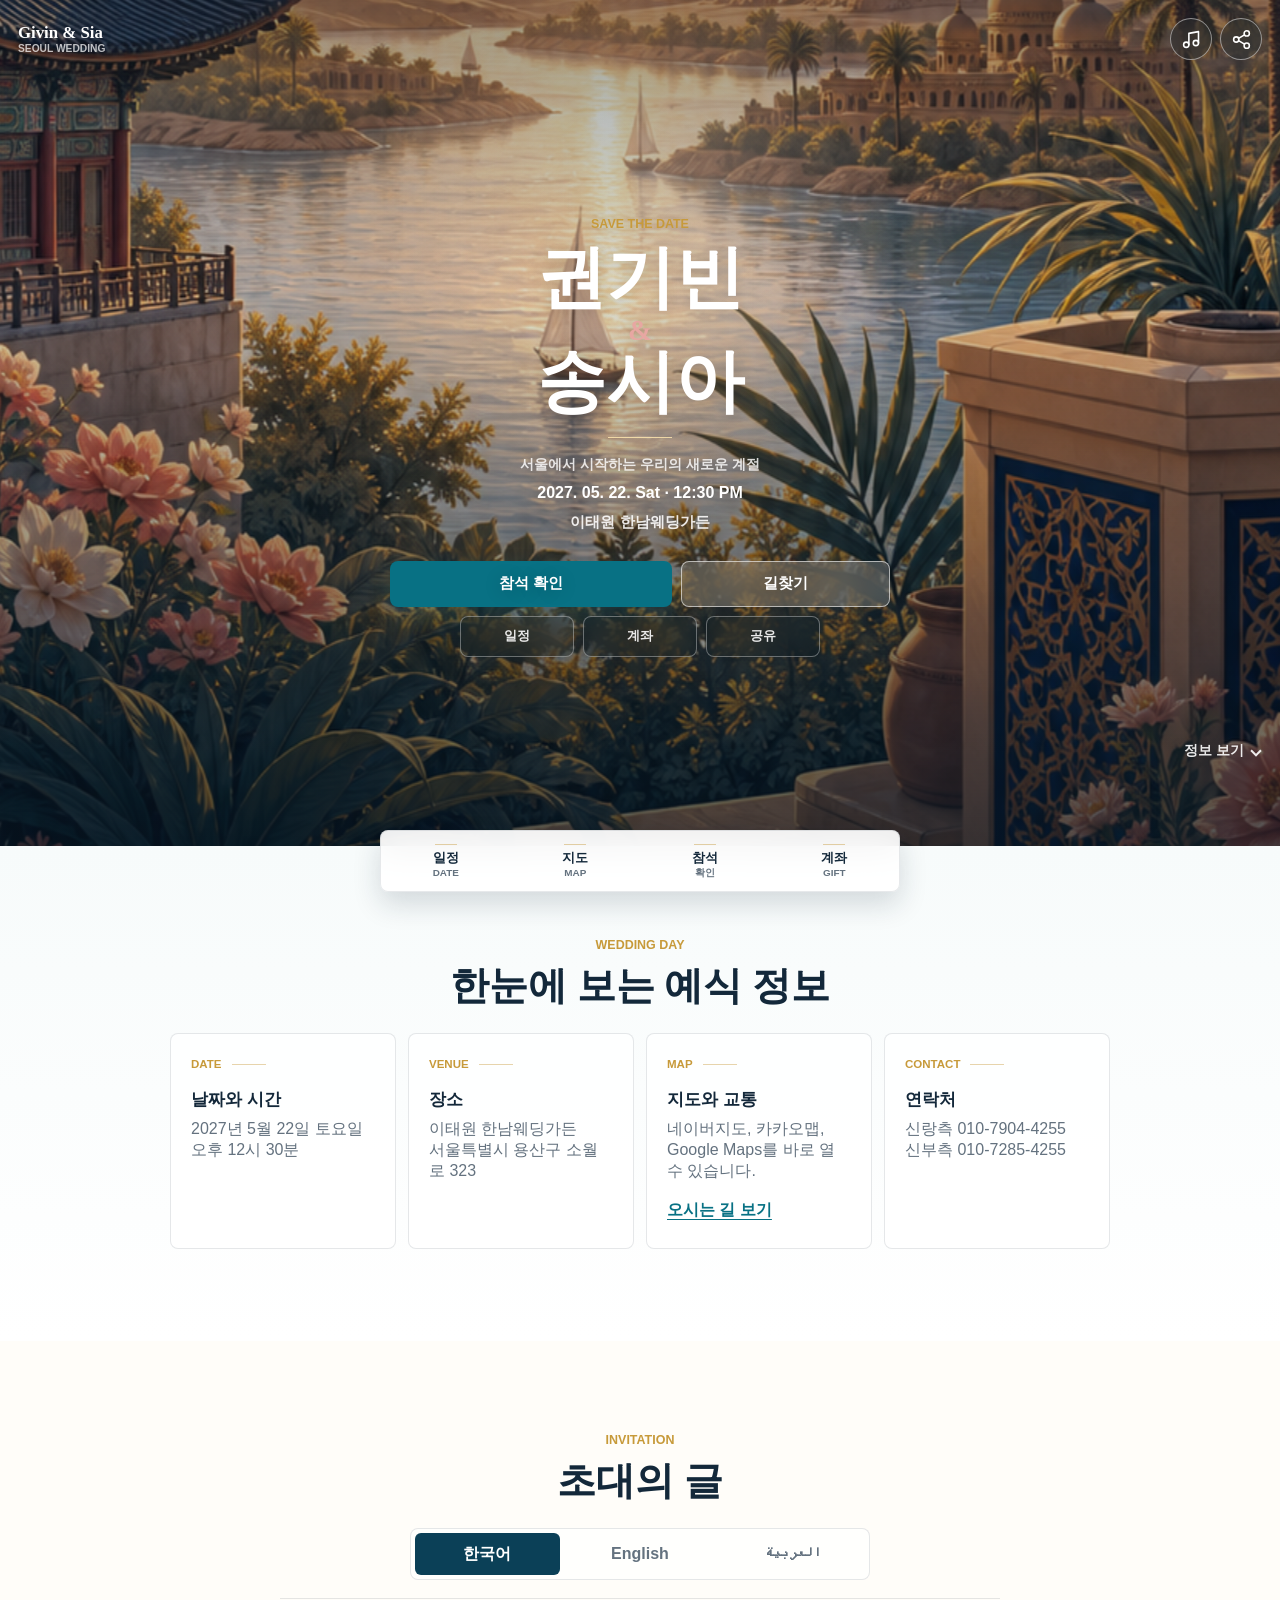
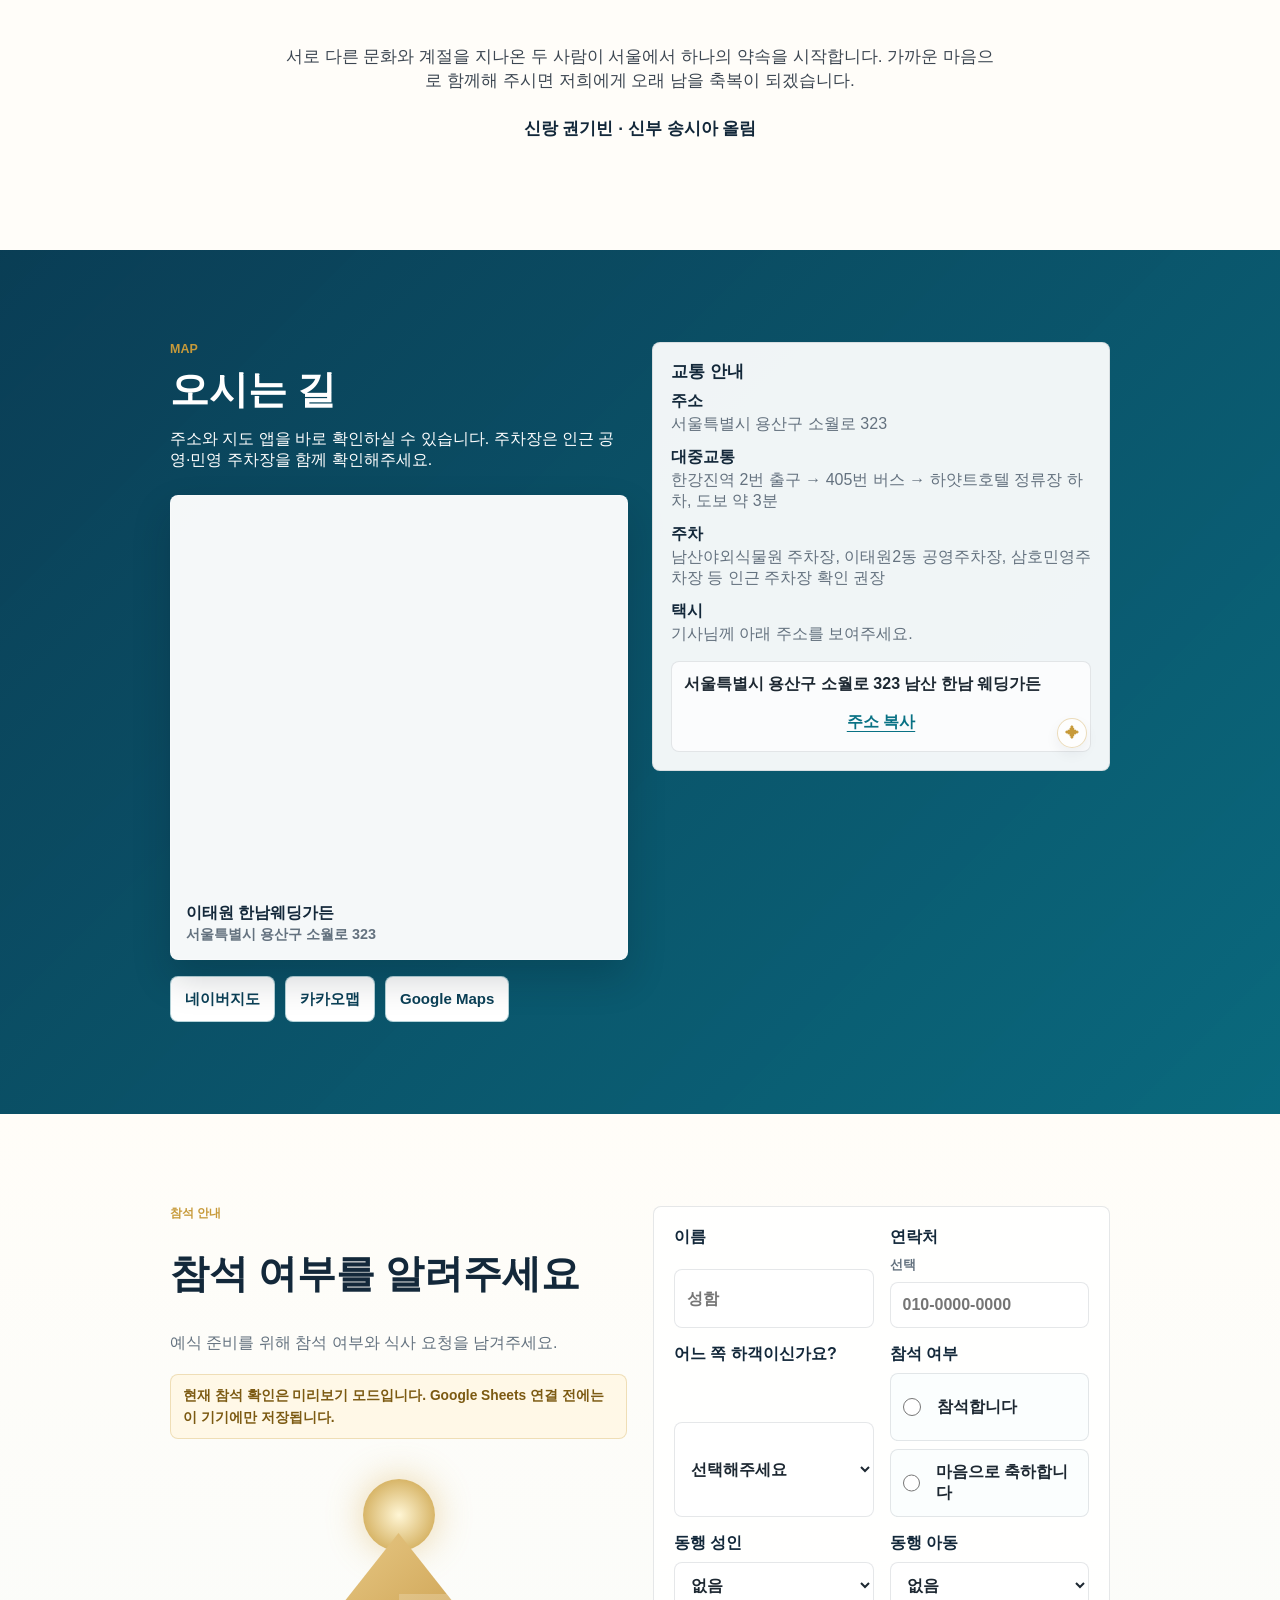
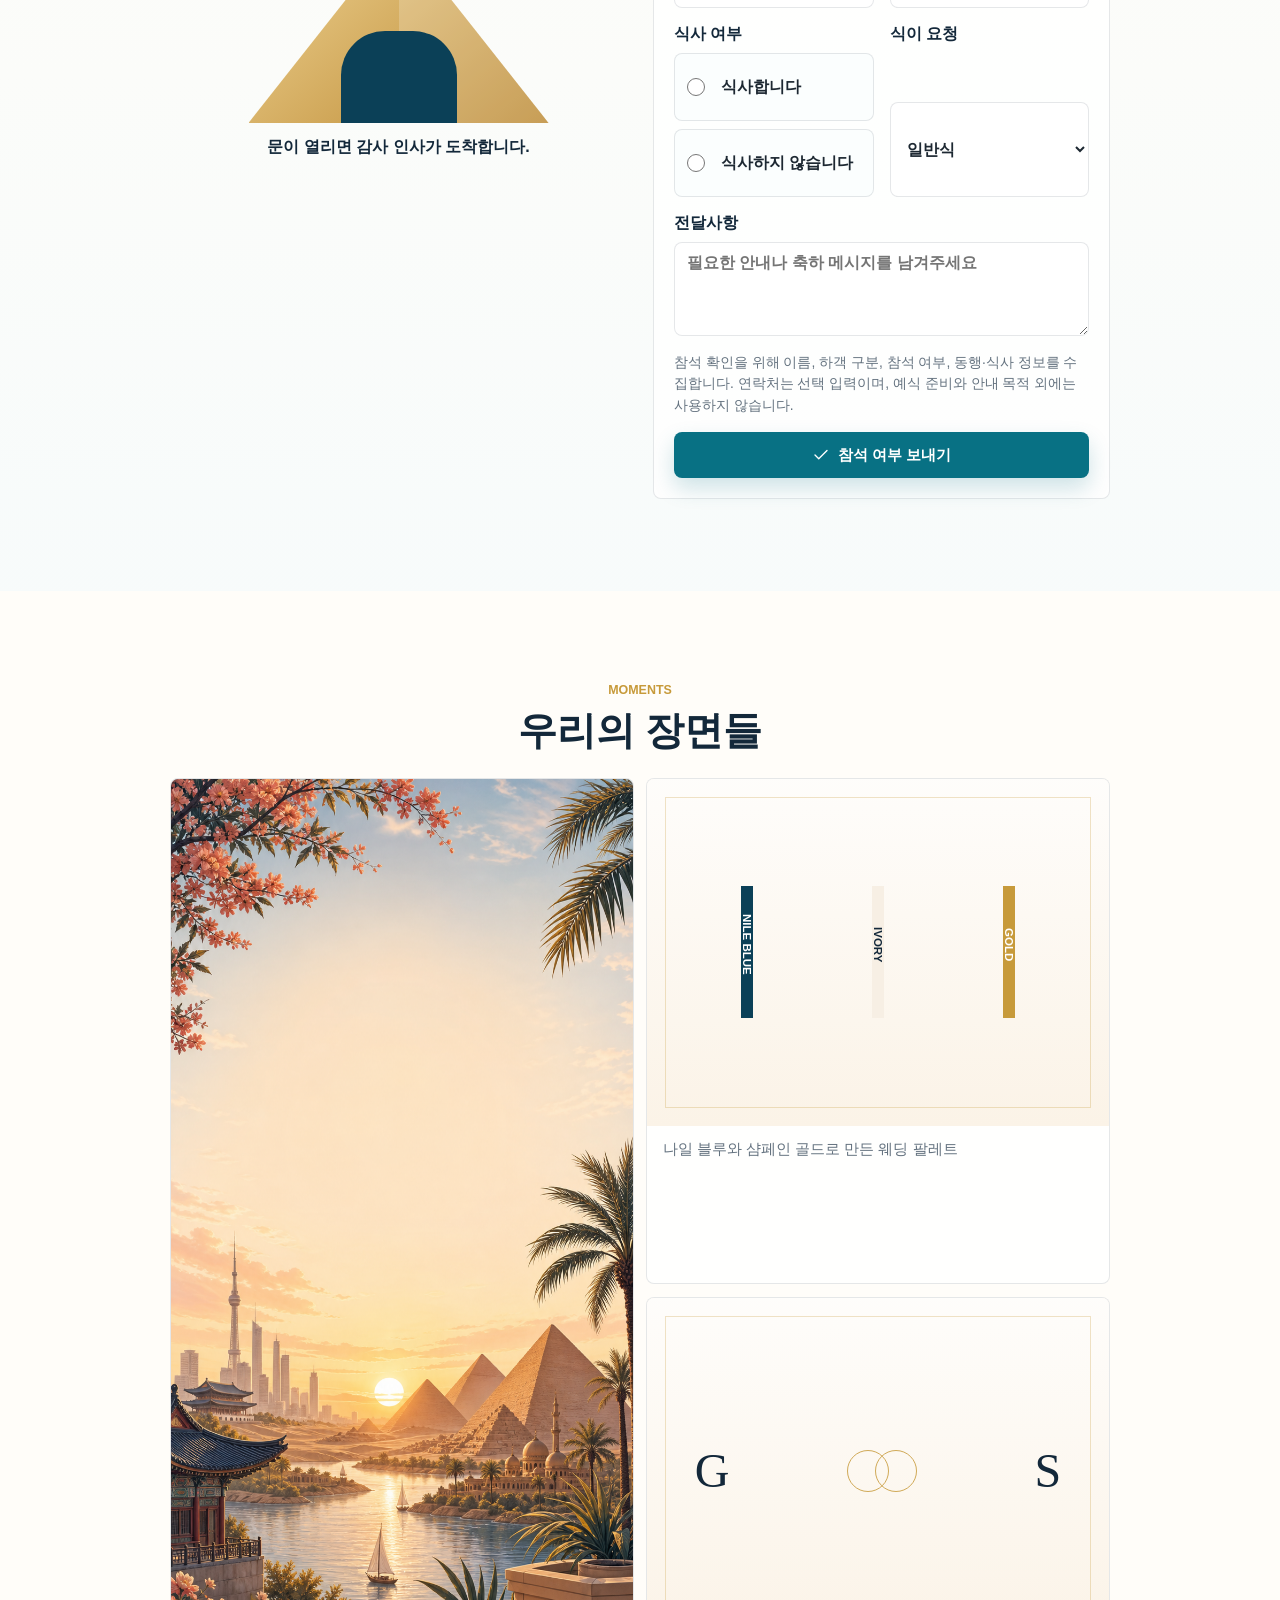
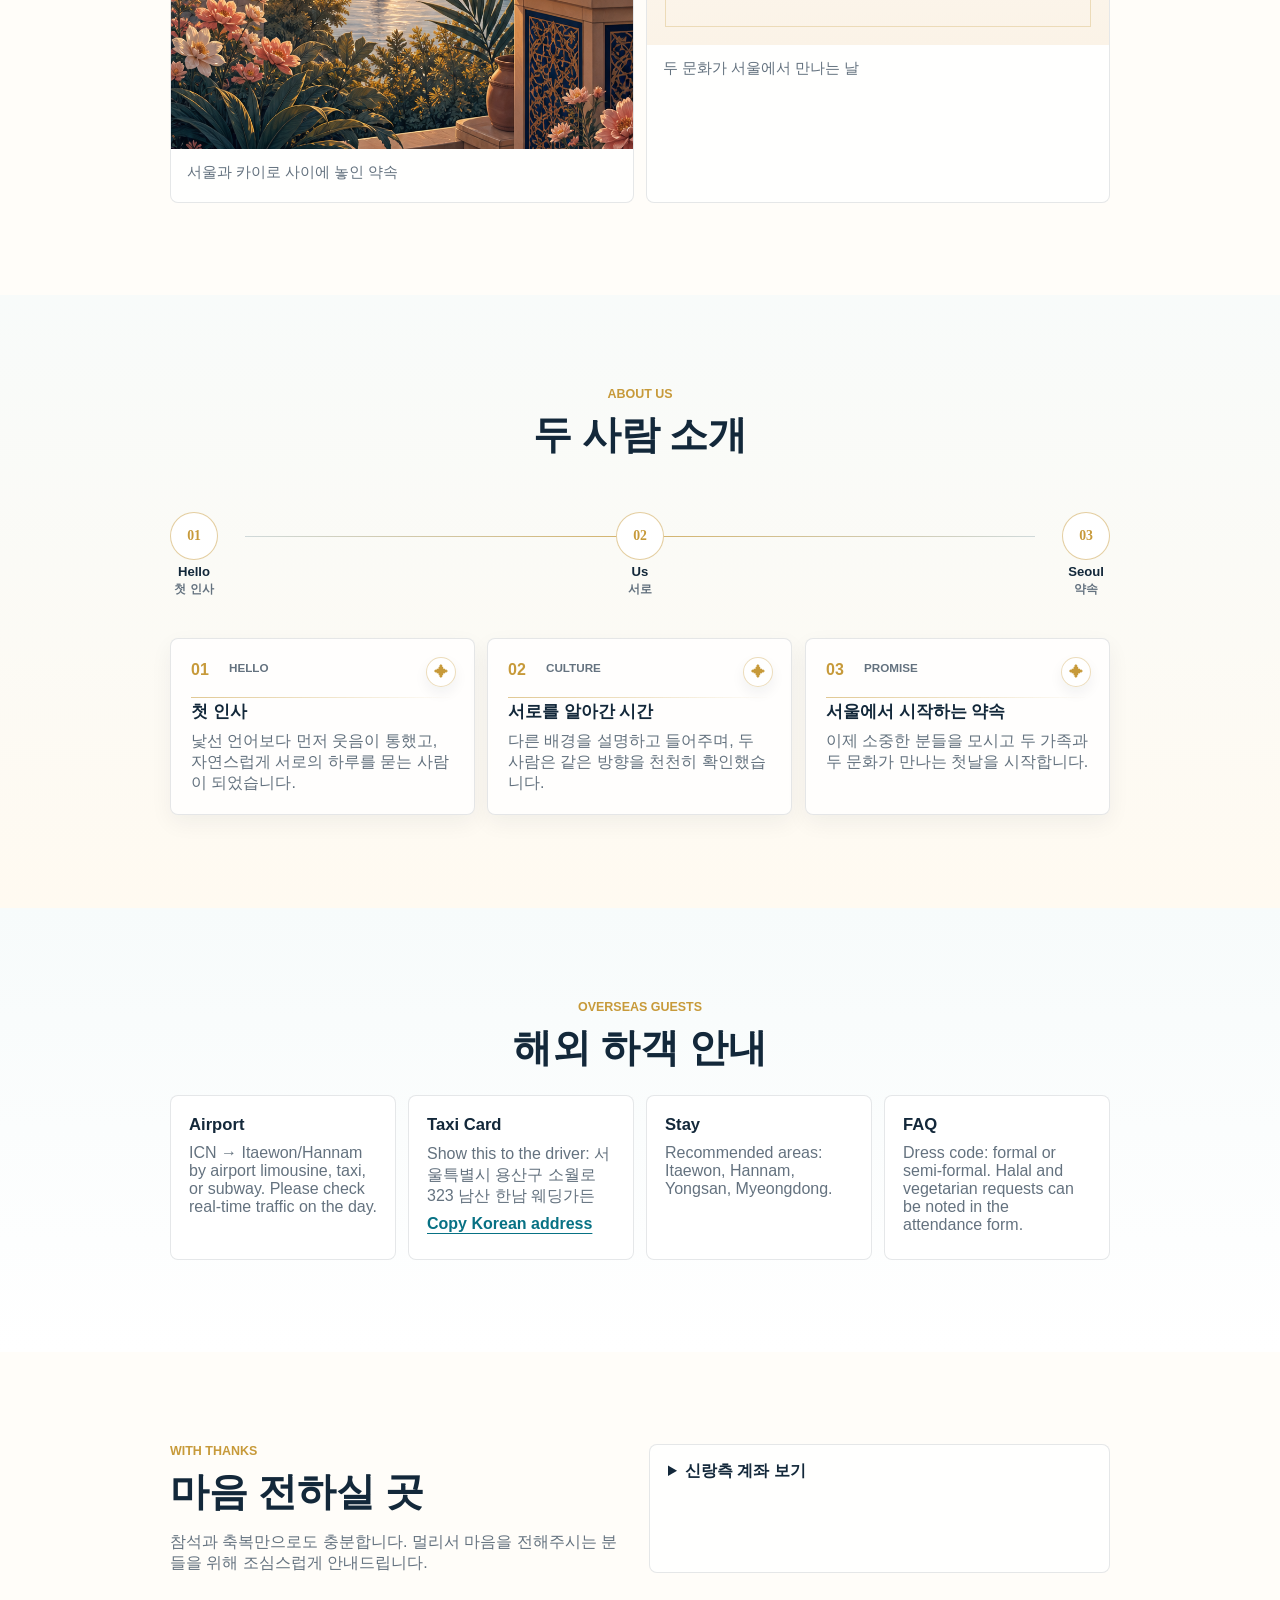
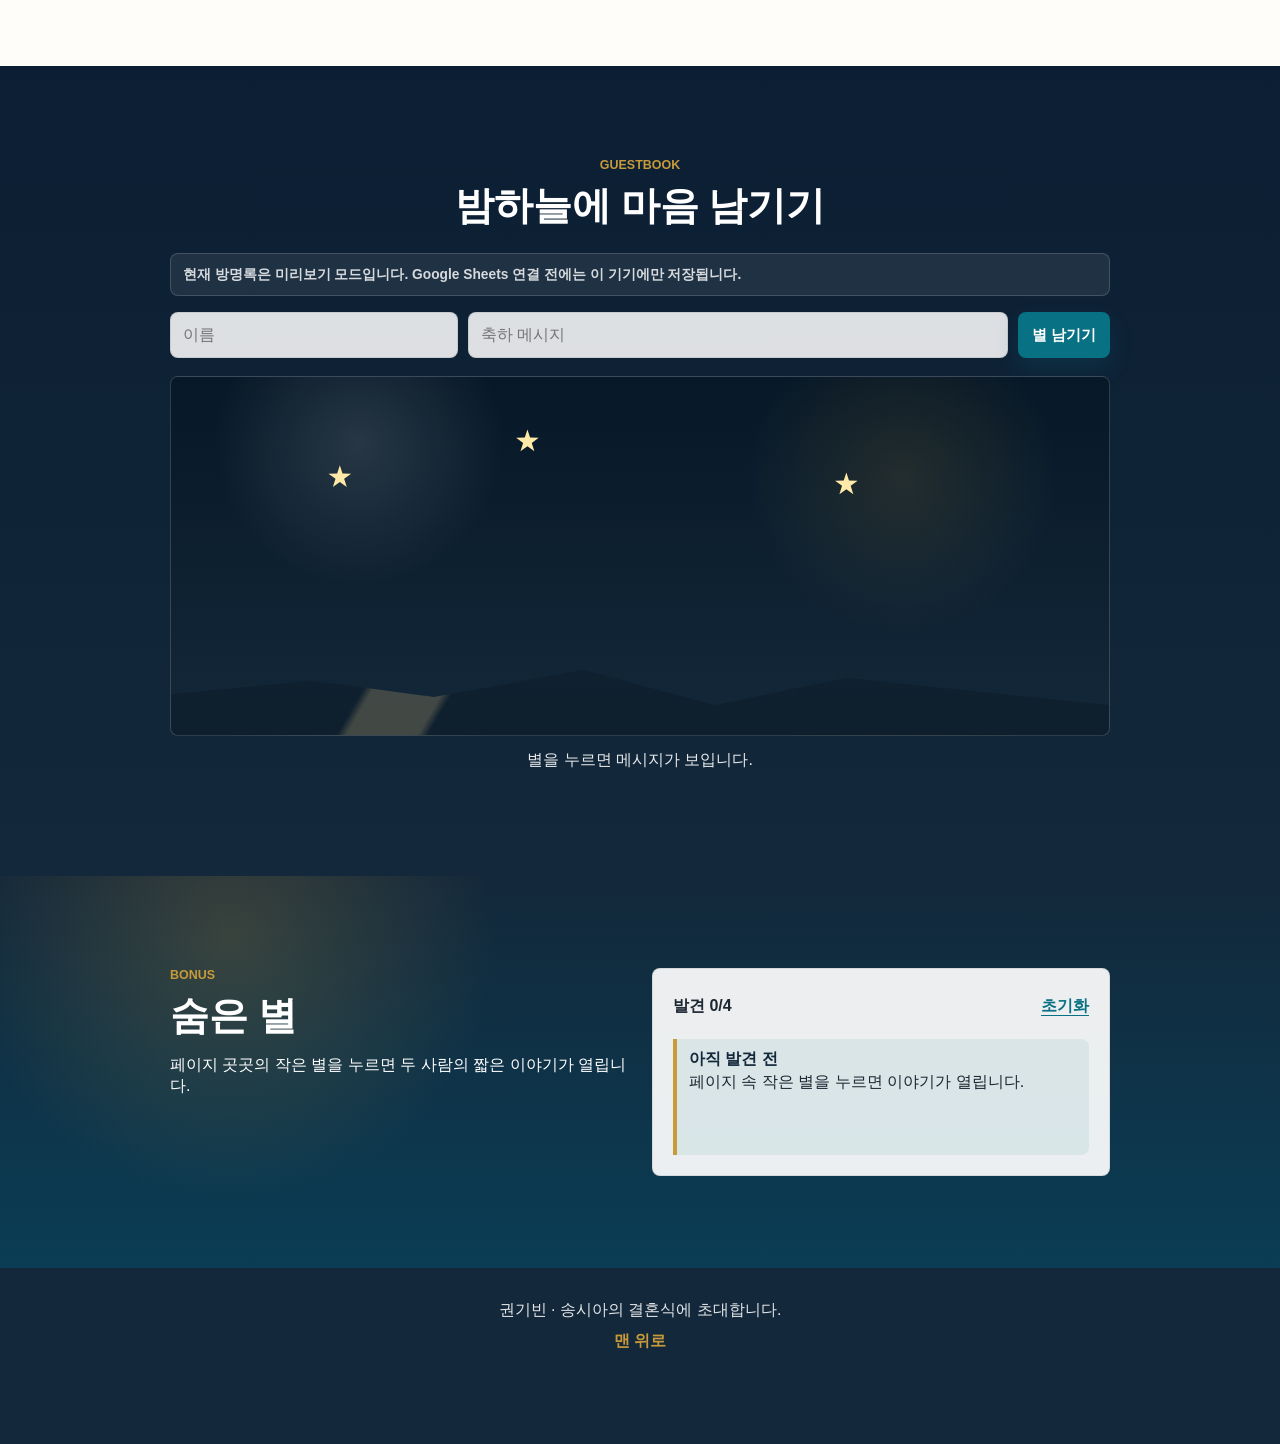
<file: index.html>
<!doctype html>
<html lang="ko">
  <head>
    <meta charset="utf-8" />
    <meta name="viewport" content="width=device-width, initial-scale=1" />
    <meta
      name="description"
      content="권기빈과 송시아의 결혼식 초대장. 2027년 5월 22일 토요일 12시 30분, 이태원 한남웨딩가든."
    />
    <meta property="og:type" content="website" />
    <meta property="og:title" content="권기빈 · 송시아 결혼합니다" />
    <meta property="og:description" content="2027.05.22 토요일 12:30 · 이태원 한남웨딩가든" />
    <meta property="og:url" content="https://givinkwon.github.io/seoul-cairo-wedding-invite/" />
    <meta property="og:image" content="https://givinkwon.github.io/seoul-cairo-wedding-invite/assets/hero-seoul-cairo.png" />
    <meta name="twitter:card" content="summary_large_image" />
    <meta name="twitter:title" content="권기빈 · 송시아 결혼합니다" />
    <meta name="twitter:description" content="2027.05.22 토요일 12:30 · 이태원 한남웨딩가든" />
    <meta name="twitter:image" content="https://givinkwon.github.io/seoul-cairo-wedding-invite/assets/hero-seoul-cairo.png" />
    <title>권기빈 · 송시아 모바일 청첩장</title>
    <link rel="canonical" href="https://givinkwon.github.io/seoul-cairo-wedding-invite/" />
    <link rel="preload" href="assets/hero-seoul-cairo.png" as="image" />
    <link rel="stylesheet" href="styles.css" />
  </head>
  <body>
    <div class="site-shell">
      <header class="hero" id="top">
        <img
          class="hero__image"
          src="assets/hero-seoul-cairo.png"
          alt=""
          fetchpriority="high"
        />
        <div class="hero__shade" aria-hidden="true"></div>

        <nav class="topbar" aria-label="상단 메뉴">
          <a class="brand-mark" href="#top" aria-label="처음으로">
            <span>Givin &amp; Sia</span>
            <small>Seoul Wedding</small>
          </a>
          <div class="topbar__actions">
            <button
              class="icon-button"
              type="button"
              id="musicToggle"
              aria-label="음악 켜기"
              aria-pressed="false"
              title="음악"
            >
              <svg viewBox="0 0 24 24" aria-hidden="true">
                <path d="M9 18V5l11-2v13" />
                <circle cx="6" cy="18" r="3" />
                <circle cx="17" cy="16" r="3" />
              </svg>
            </button>
            <button
              class="icon-button"
              type="button"
              id="shareButton"
              data-share-button
              aria-label="초대장 공유"
              title="공유"
            >
              <svg viewBox="0 0 24 24" aria-hidden="true">
                <circle cx="18" cy="5" r="3" />
                <circle cx="6" cy="12" r="3" />
                <circle cx="18" cy="19" r="3" />
                <path d="m8.6 10.8 6.8-4.1M8.6 13.2l6.8 4.1" />
              </svg>
            </button>
          </div>
        </nav>

        <div class="hero__content">
          <p class="eyebrow">Save the Date</p>
          <h1>권기빈 <span>&amp;</span> 송시아</h1>
          <p class="hero__subtitle">서울에서 시작하는 우리의 새로운 계절</p>
          <p class="hero__date">2027. 05. 22. Sat · 12:30 PM</p>
          <p class="hero__venue">이태원 한남웨딩가든</p>
          <div class="hero__actions" aria-label="주요 행동">
            <div class="hero__primary-actions">
              <a class="button button--primary" href="#rsvp">참석 확인</a>
              <a class="button button--light" href="#directions">길찾기</a>
            </div>
            <div class="hero__quick-actions hero__quick-actions--triple">
              <button class="button button--ghost" type="button" id="calendarButton" aria-label="일정 저장">
                일정
              </button>
              <a class="button button--ghost" href="#gift">계좌</a>
              <button class="button button--ghost" type="button" data-share-button aria-label="초대장 공유">
                공유
              </button>
            </div>
          </div>
        </div>

        <a class="scroll-cue" href="#details">정보 보기</a>
      </header>

      <main>
        <section class="section section--details" id="details">
          <div class="section__inner">
            <div class="section__header">
              <p class="section-kicker">Wedding Day</p>
              <h2>한눈에 보는 예식 정보</h2>
            </div>
            <div class="detail-grid">
              <article class="detail-card">
                <span class="detail-card__label">Date</span>
                <h3>날짜와 시간</h3>
                <p>2027년 5월 22일 토요일<br />오후 12시 30분</p>
              </article>
              <article class="detail-card">
                <span class="detail-card__label">Venue</span>
                <h3>장소</h3>
                <p>이태원 한남웨딩가든<br />서울특별시 용산구 소월로 323</p>
              </article>
              <article class="detail-card">
                <span class="detail-card__label">Map</span>
                <h3>지도와 교통</h3>
                <p>네이버지도, 카카오맵, Google Maps를 바로 열 수 있습니다.</p>
                <div class="detail-card__actions">
                  <a class="text-button" href="#directions">오시는 길 보기</a>
                </div>
              </article>
              <article class="detail-card">
                <span class="detail-card__label">Contact</span>
                <h3>연락처</h3>
                <p>
                  신랑측 <a href="tel:01079044255">010-7904-4255</a><br />
                  신부측 <a href="tel:01072854255">010-7285-4255</a>
                </p>
              </article>
            </div>
          </div>
        </section>

        <section class="section section--letter" id="letter">
          <div class="section__inner">
            <div class="section__header">
              <p class="section-kicker">Invitation</p>
              <h2>초대의 글</h2>
            </div>
            <div class="language-tabs" role="tablist" aria-label="초대 문구 언어">
              <button class="lang-tab is-active" type="button" role="tab" aria-selected="true" data-lang="ko">
                한국어
              </button>
              <button class="lang-tab" type="button" role="tab" aria-selected="false" data-lang="en">
                English
              </button>
              <button class="lang-tab" type="button" role="tab" aria-selected="false" data-lang="ar">
                العربية
              </button>
            </div>
            <article class="letter-panel is-active" data-letter="ko">
              <p>
                서로 다른 문화와 계절을 지나온 두 사람이 서울에서 하나의 약속을 시작합니다.
                가까운 마음으로 함께해 주시면 저희에게 오래 남을 축복이 되겠습니다.
              </p>
              <p class="letter-sign">신랑 권기빈 · 신부 송시아 올림</p>
            </article>
            <article class="letter-panel" data-letter="en">
              <p>
                We are beginning a new chapter together in Seoul, with two families,
                two cultures, and one shared promise. Your presence and warm wishes
                would mean the world to us.
              </p>
              <p class="letter-sign">
                With love, Givin Kwon &amp; Sia Song<br />
                <small>TALAAT OHOUD MOHAMED MAHMOUD MOHAMED</small>
              </p>
            </article>
            <article class="letter-panel letter-panel--rtl" data-letter="ar" dir="rtl" lang="ar">
              <p>
                يسعدنا أن نشارككم بداية فصل جديد في حياتنا في سيول، يجمع بين عائلتين
                وثقافتين ووعد واحد بالمحبة والاحترام.
              </p>
              <p class="letter-sign">
                مع المحبة، جيفين كوان وسيا سونغ<br />
                <small dir="ltr">TALAAT OHOUD MOHAMED MAHMOUD MOHAMED</small>
              </p>
            </article>
          </div>
        </section>

        <section class="section section--directions" id="directions">
          <div class="section__inner directions-layout">
            <div>
              <p class="section-kicker">Map</p>
              <h2>오시는 길</h2>
              <p class="lead">
                주소와 지도 앱을 바로 확인하실 수 있습니다. 주차장은 인근 공영·민영 주차장을
                함께 확인해주세요.
              </p>
              <div class="map-embed-card" aria-label="이태원 한남웨딩가든 지도">
                <iframe
                  title="이태원 한남웨딩가든 Google 지도"
                  src="https://maps.google.com/maps?q=%EB%82%A8%EC%82%B0%20%ED%95%9C%EB%82%A8%20%EC%9B%A8%EB%94%A9%EA%B0%80%EB%93%A0%20%EC%84%9C%EC%9A%B8%ED%8A%B9%EB%B3%84%EC%8B%9C%20%EC%9A%A9%EC%82%B0%EA%B5%AC%20%EC%86%8C%EC%9B%94%EB%A1%9C%20323&z=16&output=embed"
                  loading="lazy"
                  referrerpolicy="no-referrer-when-downgrade"
                ></iframe>
                <div class="map-embed-card__caption">
                  <strong>이태원 한남웨딩가든</strong>
                  <span>서울특별시 용산구 소월로 323</span>
                </div>
              </div>
              <div class="map-actions" aria-label="지도 앱 열기">
                <a class="button button--outline" href="https://map.naver.com/p/search/%EB%82%A8%EC%82%B0%20%ED%95%9C%EB%82%A8%20%EC%9B%A8%EB%94%A9%EA%B0%80%EB%93%A0" target="_blank" rel="noreferrer">
                  네이버지도
                </a>
                <a class="button button--outline" href="https://map.kakao.com/link/search/%EB%82%A8%EC%82%B0%20%ED%95%9C%EB%82%A8%20%EC%9B%A8%EB%94%A9%EA%B0%80%EB%93%A0" target="_blank" rel="noreferrer">
                  카카오맵
                </a>
                <a class="button button--outline" href="https://www.google.com/maps/search/?api=1&query=%EB%82%A8%EC%82%B0%20%ED%95%9C%EB%82%A8%20%EC%9B%A8%EB%94%A9%EA%B0%80%EB%93%A0%20%EC%84%9C%EC%9A%B8%ED%8A%B9%EB%B3%84%EC%8B%9C%20%EC%9A%A9%EC%82%B0%EA%B5%AC%20%EC%86%8C%EC%9B%94%EB%A1%9C%20323" target="_blank" rel="noreferrer">
                  Google Maps
                </a>
              </div>
            </div>
            <div class="travel-card">
              <h3>교통 안내</h3>
              <div class="info-list">
                <p><strong>주소</strong> 서울특별시 용산구 소월로 323</p>
                <p><strong>대중교통</strong> 한강진역 2번 출구 → 405번 버스 → 하얏트호텔 정류장 하차, 도보 약 3분</p>
                <p><strong>주차</strong> 남산야외식물원 주차장, 이태원2동 공영주차장, 삼호민영주차장 등 인근 주차장 확인 권장</p>
                <p><strong>택시</strong> 기사님께 아래 주소를 보여주세요.</p>
              </div>
              <div class="copy-line">
                <span>서울특별시 용산구 소월로 323 남산 한남 웨딩가든</span>
                <button class="text-button" type="button" data-copy="서울특별시 용산구 소월로 323 남산 한남 웨딩가든" data-copy-label="주소">
                  주소 복사
                </button>
              </div>
              <button class="scarab-token scarab-token--travel" type="button" data-episode="travel" aria-label="하객 안내 별 열기"></button>
            </div>
          </div>
        </section>

        <section class="section section--rsvp" id="rsvp">
          <div class="section__inner rsvp-layout">
            <div class="rsvp-copy">
              <p class="section-kicker">참석 안내</p>
              <h2>참석 여부를 알려주세요</h2>
              <p class="lead">
                예식 준비를 위해 참석 여부와 식사 요청을 남겨주세요.
              </p>
              <p class="mode-note mode-note--warning" id="attendanceModeNote"></p>
              <div class="pyramid-gate" id="pyramidGate" aria-hidden="true">
                <div class="pyramid-gate__sun"></div>
                <div class="pyramid-gate__body">
                  <span class="pyramid-gate__door pyramid-gate__door--left"></span>
                  <span class="pyramid-gate__door pyramid-gate__door--right"></span>
                </div>
                <p id="rsvpThanks">문이 열리면 감사 인사가 도착합니다.</p>
              </div>
            </div>
            <form class="rsvp-form" id="rsvpForm">
              <div class="form-grid">
                <label>
                  이름
                  <input name="name" type="text" autocomplete="name" placeholder="성함" required />
                </label>
                <label>
                  연락처 <span class="optional">선택</span>
                  <input name="phone" type="tel" autocomplete="tel" placeholder="010-0000-0000" />
                </label>
                <label>
                  어느 쪽 하객이신가요?
                  <select name="side" required>
                    <option value="">선택해주세요</option>
                    <option value="groom">신랑측</option>
                    <option value="bride">신부측</option>
                  </select>
                </label>
                <fieldset>
                  <legend>참석 여부</legend>
                  <label class="choice">
                    <input type="radio" name="attendance" value="yes" required />
                    참석합니다
                  </label>
                  <label class="choice">
                    <input type="radio" name="attendance" value="no" />
                    마음으로 축하합니다
                  </label>
                </fieldset>
                <label>
                  동행 성인
                  <select name="adultCompanions">
                    <option value="0">없음</option>
                    <option value="1">1명</option>
                    <option value="2">2명</option>
                    <option value="3">3명</option>
                    <option value="4">4명 이상</option>
                  </select>
                </label>
                <label>
                  동행 아동
                  <select name="childCompanions">
                    <option value="0">없음</option>
                    <option value="1">1명</option>
                    <option value="2">2명</option>
                    <option value="3">3명 이상</option>
                  </select>
                </label>
                <fieldset>
                  <legend>식사 여부</legend>
                  <label class="choice">
                    <input type="radio" name="mealAttendance" value="yes" required />
                    식사합니다
                  </label>
                  <label class="choice">
                    <input type="radio" name="mealAttendance" value="no" />
                    식사하지 않습니다
                  </label>
                </fieldset>
                <label>
                  식이 요청
                  <select name="dietary">
                    <option value="regular">일반식</option>
                    <option value="halal">할랄</option>
                    <option value="vegetarian">채식</option>
                    <option value="none">해당 없음</option>
                  </select>
                </label>
              </div>
              <label>
                전달사항
                <textarea name="note" rows="4" placeholder="필요한 안내나 축하 메시지를 남겨주세요"></textarea>
              </label>
              <p class="privacy-note">
                참석 확인을 위해 이름, 하객 구분, 참석 여부, 동행·식사 정보를 수집합니다.
                연락처는 선택 입력이며, 예식 준비와 안내 목적 외에는 사용하지 않습니다.
              </p>
              <button class="button button--primary button--full" type="submit">
                <svg viewBox="0 0 24 24" aria-hidden="true">
                  <path d="m20 6-11 11-5-5" />
                </svg>
                참석 여부 보내기
              </button>
            </form>
          </div>
        </section>

        <section class="section section--gallery" id="gallery">
          <div class="section__inner">
            <div class="section__header">
              <p class="section-kicker">Moments</p>
              <h2>우리의 장면들</h2>
            </div>
            <div class="gallery-grid">
              <figure class="photo-card photo-card--wide">
                <img src="assets/hero-seoul-cairo.png" loading="lazy" alt="서울과 카이로가 이어지는 일러스트" />
                <figcaption>서울과 카이로 사이에 놓인 약속</figcaption>
              </figure>
              <figure class="photo-card photo-card--illustrated">
                <div class="stationery-card stationery-card--palette" aria-hidden="true">
                  <span>Nile Blue</span>
                  <span>Ivory</span>
                  <span>Gold</span>
                </div>
                <figcaption>나일 블루와 샴페인 골드로 만든 웨딩 팔레트</figcaption>
              </figure>
              <figure class="photo-card photo-card--illustrated">
                <div class="stationery-card stationery-card--rings" aria-hidden="true">
                  <span>G</span>
                  <i></i>
                  <span>S</span>
                </div>
                <figcaption>두 문화가 서울에서 만나는 날</figcaption>
              </figure>
            </div>
          </div>
        </section>

        <section class="section section--story" id="story">
          <div class="section__inner">
            <div class="section__header">
              <p class="section-kicker">About Us</p>
              <h2>두 사람 소개</h2>
            </div>
            <div class="journey-map" aria-hidden="true">
              <span class="journey-map__line"></span>
              <span class="journey-map__point journey-map__point--seoul">
                <small>01</small>
                <strong>Hello</strong>
                <em>첫 인사</em>
              </span>
              <span class="journey-map__point journey-map__point--cairo">
                <small>02</small>
                <strong>Us</strong>
                <em>서로</em>
              </span>
              <span class="journey-map__point journey-map__point--oasis">
                <small>03</small>
                <strong>Seoul</strong>
                <em>약속</em>
              </span>
            </div>
            <div class="story-grid story-grid--compact">
              <article class="story-card">
                <button class="scarab-token" type="button" data-episode="seoul" aria-label="첫 인사 별 열기"></button>
                <span class="story-card__num">01</span>
                <span class="story-card__place">Hello</span>
                <h3>첫 인사</h3>
                <p>낯선 언어보다 먼저 웃음이 통했고, 자연스럽게 서로의 하루를 묻는 사람이 되었습니다.</p>
              </article>
              <article class="story-card">
                <button class="scarab-token" type="button" data-episode="cairo" aria-label="서로를 알아간 시간 별 열기"></button>
                <span class="story-card__num">02</span>
                <span class="story-card__place">Culture</span>
                <h3>서로를 알아간 시간</h3>
                <p>다른 배경을 설명하고 들어주며, 두 사람은 같은 방향을 천천히 확인했습니다.</p>
              </article>
              <article class="story-card">
                <button class="scarab-token" type="button" data-episode="wedding" aria-label="서울에서 시작하는 약속 별 열기"></button>
                <span class="story-card__num">03</span>
                <span class="story-card__place">Promise</span>
                <h3>서울에서 시작하는 약속</h3>
                <p>이제 소중한 분들을 모시고 두 가족과 두 문화가 만나는 첫날을 시작합니다.</p>
              </article>
            </div>
          </div>
        </section>

        <section class="section section--overseas" id="overseas">
          <div class="section__inner">
            <div class="section__header">
              <p class="section-kicker">Overseas Guests</p>
              <h2>해외 하객 안내</h2>
            </div>
            <div class="overseas-grid">
              <article class="travel-card">
                <h3>Airport</h3>
                <p>ICN → Itaewon/Hannam by airport limousine, taxi, or subway. Please check real-time traffic on the day.</p>
              </article>
              <article class="travel-card">
                <h3>Taxi Card</h3>
                <p>Show this to the driver: 서울특별시 용산구 소월로 323 남산 한남 웨딩가든</p>
                <button class="text-button" type="button" data-copy="서울특별시 용산구 소월로 323 남산 한남 웨딩가든" data-copy-label="택시 주소">
                  Copy Korean address
                </button>
              </article>
              <article class="travel-card">
                <h3>Stay</h3>
                <p>Recommended areas: Itaewon, Hannam, Yongsan, Myeongdong.</p>
              </article>
              <article class="travel-card">
                <h3>FAQ</h3>
                <p>Dress code: formal or semi-formal. Halal and vegetarian requests can be noted in the attendance form.</p>
              </article>
            </div>
          </div>
        </section>

        <section class="section section--gift" id="gift">
          <div class="section__inner gift-layout">
            <div>
              <p class="section-kicker">With Thanks</p>
              <h2>마음 전하실 곳</h2>
              <p class="lead">
                참석과 축복만으로도 충분합니다. 멀리서 마음을 전해주시는 분들을 위해 조심스럽게 안내드립니다.
              </p>
            </div>
            <details class="gift-details">
              <summary>신랑측 계좌 보기</summary>
              <p><strong>예금주</strong> 권기빈</p>
              <div class="copy-line copy-line--account">
                <span>하나은행 391-910822-28407</span>
                <button class="text-button" type="button" data-copy="391-910822-28407" data-copy-label="계좌번호">
                  계좌번호 복사
                </button>
              </div>
            </details>
          </div>
        </section>

        <section class="section section--guestbook" id="guestbook">
          <div class="section__inner">
            <div class="section__header">
              <p class="section-kicker">Guestbook</p>
              <h2>밤하늘에 마음 남기기</h2>
            </div>
            <p class="mode-note mode-note--light" id="guestbookModeNote"></p>
            <form class="guestbook-form" id="guestbookForm">
              <input name="guestName" type="text" placeholder="이름" required />
              <input name="guestMessage" type="text" placeholder="축하 메시지" required />
              <button class="button button--primary" type="submit">별 남기기</button>
            </form>
            <div class="star-sky" id="starSky" aria-label="축하 메시지 별자리"></div>
            <p class="star-message" id="starMessage" aria-live="polite">별을 누르면 메시지가 보입니다.</p>
          </div>
        </section>

        <section class="section section--quest" id="quest">
          <div class="section__inner quest-layout">
            <div>
              <p class="section-kicker">Bonus</p>
              <h2>숨은 별</h2>
              <p class="lead">
                페이지 곳곳의 작은 별을 누르면 두 사람의 짧은 이야기가 열립니다.
              </p>
            </div>
            <div class="quest-panel">
              <div class="quest-panel__top">
                <span>발견 <strong id="scarabCount">0/4</strong></span>
                <button class="text-button" type="button" id="resetQuest">초기화</button>
              </div>
              <div class="episode-list" id="episodeList" aria-live="polite"></div>
            </div>
          </div>
        </section>
      </main>

      <footer class="footer">
        <p>권기빈 · 송시아의 결혼식에 초대합니다.</p>
        <a href="#top">맨 위로</a>
      </footer>

      <nav class="bottom-nav" aria-label="빠른 이동">
        <a href="#details">
          <span>일정</span>
          <small>Date</small>
        </a>
        <a href="#directions">
          <span>지도</span>
          <small>Map</small>
        </a>
        <a href="#rsvp">
          <span>참석</span>
          <small>확인</small>
        </a>
        <a href="#gift">
          <span>계좌</span>
          <small>Gift</small>
        </a>
      </nav>
    </div>

    <div class="toast" id="toast" role="status" aria-live="polite"></div>
    <script src="script.js"></script>
  </body>
</html>
</file>
<file: styles.css>
:root {
  color-scheme: light;
  --paper: #fffdf9;
  --ivory: #fbf3e7;
  --sand: #d9c79d;
  --sand-strong: #a77a2d;
  --nile: #087184;
  --nile-deep: #0b4057;
  --coral: #d96d63;
  --pink: #e7a7a2;
  --gold: #c79a3a;
  --navy: #13283a;
  --ink: #1d2832;
  --muted: #64727f;
  --line: rgba(19, 40, 58, 0.11);
  --white: #ffffff;
  --shadow: 0 14px 34px rgba(19, 40, 58, 0.1);
  --radius: 8px;
  --bottom-nav-height: 62px;
  font-family:
    "Pretendard",
    "Apple SD Gothic Neo",
    "Malgun Gothic",
    "Segoe UI",
    sans-serif;
}

*,
*::before,
*::after {
  box-sizing: border-box;
}

html {
  scroll-behavior: smooth;
  overflow-x: hidden;
}

body {
  margin: 0;
  background: var(--paper);
  color: var(--ink);
  font-size: 16px;
  line-height: 1.65;
  letter-spacing: 0;
  overflow-x: hidden;
}

body,
button,
input,
select,
textarea {
  font: inherit;
  letter-spacing: 0;
}

button,
a,
input,
select,
textarea {
  -webkit-tap-highlight-color: transparent;
}

a {
  color: inherit;
  text-decoration: none;
}

img,
svg {
  display: block;
  max-width: 100%;
}

svg {
  fill: none;
  stroke: currentColor;
  stroke-linecap: round;
  stroke-linejoin: round;
  stroke-width: 1.8;
}

button {
  border: 0;
  cursor: pointer;
}

button:disabled,
input:disabled,
select:disabled,
textarea:disabled {
  cursor: progress;
  opacity: 0.72;
}

.site-shell {
  min-height: 100vh;
  overflow-x: clip;
}

.reveal {
  opacity: 0;
  transform: translate3d(0, 18px, 0);
  transition:
    opacity 620ms ease,
    transform 620ms cubic-bezier(0.22, 1, 0.36, 1);
  transition-delay: var(--reveal-delay, 0ms);
  will-change: opacity, transform;
}

.reveal.is-visible {
  opacity: 1;
  transform: translate3d(0, 0, 0);
}

.reveal--soft {
  transform: translate3d(0, 12px, 0) scale(0.985);
}

.reveal--soft.is-visible {
  transform: translate3d(0, 0, 0) scale(1);
}

.drag-animate .hero__image {
  transform: translate3d(0, var(--hero-shift, 0px), 0) scale(1.04);
  transition: transform 120ms linear;
  will-change: transform;
}

.hero {
  position: relative;
  min-height: 94svh;
  isolation: isolate;
  display: flex;
  flex-direction: column;
  justify-content: center;
  padding: 92px 20px 64px;
  color: var(--white);
}

.hero__image,
.hero__shade {
  position: absolute;
  inset: 0;
  z-index: -2;
}

.hero__image {
  width: 100%;
  height: 100%;
  object-fit: cover;
  object-position: center bottom;
}

.hero__shade {
  z-index: -1;
  background:
    linear-gradient(180deg, rgba(8, 22, 34, 0.38), rgba(8, 22, 34, 0.12) 34%, rgba(8, 22, 34, 0.68) 100%),
    radial-gradient(circle at 50% 24%, rgba(255, 250, 235, 0.3), transparent 30%);
}

.topbar {
  position: absolute;
  top: 0;
  left: 0;
  right: 0;
  z-index: 3;
  display: flex;
  align-items: center;
  justify-content: space-between;
  padding: 18px 18px;
}

.brand-mark {
  display: grid;
  gap: 1px;
  font-family: Georgia, "Times New Roman", serif;
  font-size: 1.05rem;
  font-weight: 700;
  line-height: 1.1;
  text-shadow: 0 2px 12px rgba(0, 0, 0, 0.2);
}

.brand-mark small {
  color: rgba(255, 255, 255, 0.72);
  font-family:
    "Pretendard",
    "Apple SD Gothic Neo",
    "Malgun Gothic",
    sans-serif;
  font-size: 0.64rem;
  font-weight: 800;
  text-transform: uppercase;
}

.topbar__actions {
  display: flex;
  gap: 8px;
}

.icon-button {
  display: grid;
  place-items: center;
  width: 42px;
  height: 42px;
  border: 1px solid rgba(255, 255, 255, 0.48);
  border-radius: 50%;
  background: rgba(9, 31, 45, 0.28);
  color: var(--white);
  backdrop-filter: blur(12px);
}

.icon-button svg {
  width: 21px;
  height: 21px;
}

.icon-button[aria-pressed="true"] {
  background: var(--gold);
  color: var(--navy);
}

.hero__content {
  width: min(100%, 720px);
  margin: 0 auto;
  text-align: center;
  text-shadow: 0 2px 18px rgba(0, 0, 0, 0.22);
}

.eyebrow,
.section-kicker {
  margin: 0 0 10px;
  color: var(--gold);
  font-size: 0.78rem;
  font-weight: 800;
  line-height: 1.2;
  text-transform: uppercase;
}

.hero h1 {
  position: relative;
  margin: 0 auto;
  width: fit-content;
  font-family: Georgia, "Times New Roman", serif;
  font-size: 3.08rem;
  font-weight: 700;
  line-height: 1.06;
}

.hero h1::after {
  display: block;
  width: 64px;
  height: 1px;
  margin: 18px auto 0;
  background: rgba(255, 232, 176, 0.82);
  content: "";
}

.hero h1 span {
  display: block;
  color: var(--pink);
  font-size: 1.4rem;
}

.hero__subtitle {
  margin: 18px 0 0;
  color: rgba(255, 255, 255, 0.82);
  font-size: 0.86rem;
  font-weight: 800;
}

.hero__date,
.hero__venue {
  margin: 10px 0 0;
  font-weight: 700;
}

.hero__venue {
  color: rgba(255, 255, 255, 0.88);
  font-size: 0.95rem;
}

.hero__actions {
  display: grid;
  gap: 9px;
  margin: 28px auto 0;
  width: min(100%, 430px);
  max-width: calc(100vw - 40px);
}

.hero__actions > * {
  min-width: 0;
}

.hero__primary-actions,
.hero__quick-actions {
  display: grid;
  grid-template-columns: repeat(2, minmax(0, 1fr));
  gap: 9px;
}

.hero__quick-actions--triple {
  grid-template-columns: repeat(3, minmax(0, 1fr));
}

.hero__quick-actions .button {
  min-height: 40px;
  font-size: 0.84rem;
}

.button {
  display: inline-flex;
  min-width: 0;
  min-height: 46px;
  align-items: center;
  justify-content: center;
  gap: 8px;
  border-radius: var(--radius);
  padding: 11px 14px;
  font-size: 0.94rem;
  font-weight: 800;
  line-height: 1.25;
  text-align: center;
  white-space: normal;
  transition:
    transform 160ms ease,
    box-shadow 160ms ease,
    background-color 160ms ease,
    border-color 160ms ease;
}

.button svg {
  width: 18px;
  height: 18px;
  flex: 0 0 auto;
}

.button:hover,
.button:focus-visible,
.icon-button:hover,
.icon-button:focus-visible,
.text-button:hover,
.text-button:focus-visible,
.bottom-nav a:hover,
.bottom-nav a:focus-visible {
  transform: translateY(-1px);
}

.button:focus-visible,
.icon-button:focus-visible,
.text-button:focus-visible,
.lang-tab:focus-visible,
.guide-tab:focus-visible,
input:focus-visible,
select:focus-visible,
textarea:focus-visible,
summary:focus-visible,
.scarab-token:focus-visible,
.star:focus-visible {
  outline: 3px solid rgba(10, 111, 131, 0.32);
  outline-offset: 3px;
}

.button--light {
  border: 1px solid rgba(255, 255, 255, 0.58);
  background: rgba(255, 255, 255, 0.18);
  color: var(--white);
  backdrop-filter: blur(16px);
}

.button--primary {
  background: var(--nile);
  color: var(--white);
  box-shadow: 0 10px 22px rgba(10, 111, 131, 0.2);
}

.button--ghost {
  border: 1px solid rgba(255, 255, 255, 0.34);
  background: rgba(9, 31, 45, 0.2);
  color: rgba(255, 255, 255, 0.9);
  backdrop-filter: blur(14px);
}

.button--outline {
  border: 1px solid rgba(10, 111, 131, 0.3);
  background: var(--white);
  color: var(--nile-deep);
}

.button--full {
  width: 100%;
}

.scroll-cue {
  position: absolute;
  right: 20px;
  bottom: calc(var(--bottom-nav-height) + 24px);
  display: inline-flex;
  align-items: center;
  gap: 8px;
  color: rgba(255, 255, 255, 0.9);
  font-size: 0.86rem;
  font-weight: 800;
}

.scroll-cue::after {
  width: 8px;
  height: 8px;
  border-right: 2px solid currentColor;
  border-bottom: 2px solid currentColor;
  content: "";
  transform: rotate(45deg);
  animation: cue-bounce 1.4s ease-in-out infinite;
}

.section {
  position: relative;
  padding: 68px 20px;
}

.section__inner {
  width: min(100%, 940px);
  margin: 0 auto;
}

.section__header {
  margin-bottom: 24px;
  text-align: center;
}

.section h2 {
  margin: 0;
  color: var(--navy);
  font-family: Georgia, "Times New Roman", serif;
  font-size: 2.05rem;
  line-height: 1.18;
}

.section h3 {
  margin: 0 0 8px;
  color: var(--navy);
  font-size: 1.04rem;
  line-height: 1.35;
}

.lead {
  margin: 16px 0 0;
  color: var(--muted);
  font-size: 1rem;
}

.section--intro {
  background:
    linear-gradient(90deg, rgba(10, 111, 131, 0.045), transparent 52%),
    var(--paper);
}

.intro-grid {
  display: grid;
  gap: 34px;
  align-items: center;
}

.couple-emblem {
  min-height: 260px;
  display: grid;
  place-items: center;
}

.wedding-crest {
  position: relative;
  display: grid;
  place-items: center;
  width: min(100%, 340px);
  min-height: 242px;
  padding: 30px 28px;
  border: 1px solid rgba(19, 40, 58, 0.12);
  border-radius: var(--radius);
  background:
    linear-gradient(180deg, rgba(255, 255, 255, 0.72), rgba(251, 243, 231, 0.64)),
    var(--paper);
}

.wedding-crest::before,
.wedding-crest::after {
  position: absolute;
  inset: 14px;
  border: 1px solid rgba(199, 154, 58, 0.28);
  content: "";
  pointer-events: none;
}

.wedding-crest::after {
  inset: 20px;
  border-color: rgba(10, 64, 87, 0.12);
}

.crest__eyebrow,
.crest__date {
  margin: 0;
  color: var(--gold);
  font-size: 0.72rem;
  font-weight: 900;
  line-height: 1.2;
  text-transform: uppercase;
}

.crest__mark {
  display: flex;
  align-items: center;
  justify-content: center;
  gap: 18px;
  margin: 18px 0 14px;
  color: var(--navy);
  font-family: Georgia, "Times New Roman", serif;
  font-size: 3.6rem;
  line-height: 1;
}

.crest__mark i {
  width: 42px;
  height: 1px;
  background: linear-gradient(90deg, transparent, var(--gold), transparent);
}

.crest__names {
  margin: 0 0 14px;
  color: var(--navy);
  font-weight: 900;
}

.crest__route {
  display: flex;
  align-items: center;
  gap: 16px;
  margin-bottom: 16px;
  color: var(--muted);
  font-size: 0.78rem;
  font-weight: 900;
}

.crest__route::before,
.crest__route::after {
  width: 28px;
  height: 1px;
  background: rgba(19, 40, 58, 0.2);
  content: "";
}

.section--story {
  background:
    linear-gradient(180deg, #f8fbfa, #fffaf1),
    var(--paper);
}

.journey-map {
  position: relative;
  height: 128px;
  margin: 0 0 28px;
}

.journey-map__line {
  position: absolute;
  left: 8%;
  right: 8%;
  top: 54px;
  height: 1px;
  background: linear-gradient(90deg, rgba(10, 64, 87, 0.18), rgba(199, 154, 58, 0.74), rgba(10, 64, 87, 0.18));
}

.journey-map__line::after {
  position: absolute;
  top: -4px;
  left: 50%;
  width: 9px;
  height: 9px;
  border: 1px solid var(--gold);
  border-radius: 50%;
  background: var(--paper);
  content: "";
  transform: translateX(-50%);
}

.journey-map__point {
  position: absolute;
  top: 30px;
  display: grid;
  justify-items: center;
  gap: 4px;
  color: var(--navy);
  text-align: center;
}

.journey-map__point small {
  display: grid;
  place-items: center;
  width: 48px;
  height: 48px;
  border: 1px solid rgba(199, 154, 58, 0.48);
  border-radius: 50%;
  background: var(--white);
  color: var(--gold);
  font-family: Georgia, "Times New Roman", serif;
  font-size: 0.86rem;
  font-weight: 700;
}

.journey-map__point strong,
.journey-map__point em {
  display: block;
  line-height: 1.15;
}

.journey-map__point strong {
  font-size: 0.82rem;
}

.journey-map__point em {
  color: var(--muted);
  font-size: 0.76rem;
  font-style: normal;
  font-weight: 800;
}

.journey-map__point--seoul {
  left: 0;
}

.journey-map__point--cairo {
  left: 50%;
  transform: translateX(-50%);
}

.journey-map__point--oasis {
  right: 0;
}

.story-grid,
.detail-grid,
.gallery-grid,
.stats-grid {
  display: grid;
  gap: 12px;
}

.story-card,
.detail-card,
.photo-card,
.travel-card,
.quest-panel,
.rsvp-form,
.gift-details,
.manager-panel,
.qr-panel {
  border: 1px solid var(--line);
  border-radius: var(--radius);
  background: rgba(255, 255, 255, 0.78);
  box-shadow: 0 8px 22px rgba(19, 40, 58, 0.055);
}

.story-card {
  position: relative;
  min-height: 154px;
  padding: 22px 20px 20px;
  overflow: hidden;
}

.story-card::after {
  position: absolute;
  left: 20px;
  right: 20px;
  top: 58px;
  height: 1px;
  background: linear-gradient(90deg, rgba(199, 154, 58, 0.54), transparent);
  content: "";
}

.story-card__num {
  display: inline-flex;
  margin-bottom: 22px;
  color: var(--gold);
  font-weight: 900;
}

.story-card__place {
  position: absolute;
  top: 22px;
  left: 58px;
  color: var(--muted);
  font-size: 0.73rem;
  font-weight: 900;
  text-transform: uppercase;
}

.story-card p,
.detail-card p,
.travel-card p,
.photo-card figcaption,
.gift-details p {
  margin: 0;
  color: var(--muted);
}

.scarab-token {
  position: absolute;
  right: 18px;
  top: 18px;
  display: grid;
  place-items: center;
  width: 30px;
  height: 30px;
  border: 1px solid rgba(199, 154, 58, 0.34);
  border-radius: 50%;
  background: rgba(255, 255, 255, 0.72);
  color: var(--gold);
  box-shadow: 0 6px 14px rgba(19, 40, 58, 0.06);
}

.scarab-token::before {
  content: "✦";
  font-family: Georgia, "Times New Roman", serif;
  font-size: 0.92rem;
  line-height: 1;
}

.scarab-token::after {
  display: none;
}

.scarab-token.is-found {
  border-color: rgba(199, 154, 58, 0.72);
  background: var(--gold);
  color: var(--white);
}

.scarab-token.is-found::before {
  content: "✦";
}

.scarab-token--travel {
  top: auto;
  right: 22px;
  bottom: 22px;
}

.section--letter {
  background: var(--paper);
}

.language-tabs,
.guide-tabs {
  display: flex;
  gap: 8px;
  margin: 0 auto 18px;
  padding: 4px;
  border: 1px solid var(--line);
  border-radius: var(--radius);
  background: rgba(255, 255, 255, 0.7);
}

.language-tabs {
  width: min(100%, 460px);
}

.lang-tab,
.guide-tab {
  flex: 1;
  min-height: 42px;
  border-radius: 6px;
  background: transparent;
  color: var(--muted);
  font-weight: 900;
}

.lang-tab.is-active,
.guide-tab.is-active {
  background: var(--nile-deep);
  color: var(--white);
}

.letter-panel {
  display: none;
  max-width: 720px;
  margin: 0 auto;
  padding: 28px 0 0;
  border-top: 1px solid var(--line);
  color: #3d4752;
  font-size: 1.08rem;
  text-align: center;
}

.letter-panel.is-active {
  display: block;
}

.letter-panel--rtl {
  font-family:
    "Segoe UI",
    "Tahoma",
    "Arial",
    sans-serif;
}

.letter-sign {
  margin-top: 24px;
  color: var(--navy);
  font-weight: 900;
}

.letter-sign small {
  display: inline-block;
  max-width: 100%;
  margin-top: 6px;
  color: var(--muted);
  font-size: 0.78rem;
  line-height: 1.35;
  overflow-wrap: anywhere;
}

.section--details {
  background: linear-gradient(180deg, #f7fbfb, #ffffff);
}

.detail-card {
  min-height: 152px;
  padding: 20px;
  box-shadow: none;
}

.detail-card__actions {
  margin-top: 12px;
}

.detail-card__label {
  display: inline-flex;
  align-items: center;
  gap: 10px;
  margin-bottom: 18px;
  color: var(--gold);
  font-size: 0.72rem;
  font-weight: 900;
  line-height: 1;
  text-transform: uppercase;
}

.detail-card__label::after {
  width: 34px;
  height: 1px;
  background: rgba(199, 154, 58, 0.42);
  content: "";
}

.section--directions {
  background:
    linear-gradient(135deg, rgba(10, 61, 85, 0.96), rgba(10, 111, 131, 0.88)),
    var(--nile-deep);
  color: var(--white);
}

.section--directions h2,
.section--directions .lead {
  color: var(--white);
}

.directions-layout {
  display: grid;
  gap: 24px;
  align-items: start;
}

.map-actions {
  display: flex;
  flex-wrap: wrap;
  gap: 10px;
  margin-top: 16px;
}

.map-embed-card {
  overflow: hidden;
  margin-top: 24px;
  border: 1px solid rgba(255, 255, 255, 0.24);
  border-radius: var(--radius);
  background: rgba(255, 255, 255, 0.96);
  box-shadow: 0 18px 38px rgba(4, 20, 30, 0.2);
}

.map-embed-card iframe {
  width: 100%;
  height: clamp(280px, 48vw, 390px);
  border: 0;
}

.map-embed-card__caption {
  display: grid;
  gap: 2px;
  padding: 13px 15px 15px;
  color: var(--ink);
}

.map-embed-card__caption strong {
  color: var(--navy);
  line-height: 1.25;
}

.map-embed-card__caption span {
  color: var(--muted);
  font-size: 0.9rem;
  font-weight: 800;
}

.travel-card {
  position: relative;
  padding: 18px;
  background: rgba(255, 255, 255, 0.94);
  color: var(--ink);
  box-shadow: none;
}

.info-list {
  display: grid;
  gap: 12px;
}

.info-list strong {
  display: block;
  margin-bottom: 2px;
  color: var(--navy);
}

.copy-line {
  display: grid;
  gap: 10px;
  margin-top: 16px;
  padding: 12px;
  border: 1px solid var(--line);
  border-radius: var(--radius);
  background: rgba(255, 255, 255, 0.72);
}

.copy-line span {
  color: var(--ink);
  font-weight: 800;
  overflow-wrap: anywhere;
}

.guide-tabs {
  margin-bottom: 16px;
}

.guide-panel {
  display: none;
  padding-bottom: 42px;
}

.guide-panel.is-active {
  display: grid;
  gap: 10px;
}

.section--gallery {
  background: var(--paper);
}

.photo-card {
  margin: 0;
  overflow: hidden;
  box-shadow: none;
}

.photo-card img,
.stationery-card {
  width: 100%;
  aspect-ratio: 4 / 3;
}

.photo-card img {
  object-fit: cover;
}

.photo-card figcaption {
  padding: 14px 16px 16px;
  font-size: 0.92rem;
}

.stationery-card {
  position: relative;
  display: grid;
  place-items: center;
  overflow: hidden;
  background:
    linear-gradient(180deg, rgba(255, 255, 255, 0.82), rgba(251, 243, 231, 0.7)),
    var(--ivory);
}

.stationery-card::before {
  position: absolute;
  inset: 18px;
  border: 1px solid rgba(199, 154, 58, 0.28);
  content: "";
}

.stationery-card--palette {
  grid-template-columns: repeat(3, minmax(0, 1fr));
  gap: 0;
  padding: 34px;
}

.stationery-card--palette span {
  display: grid;
  place-items: end center;
  min-height: 132px;
  padding-bottom: 16px;
  color: var(--white);
  font-size: 0.72rem;
  font-weight: 900;
  text-transform: uppercase;
  writing-mode: vertical-rl;
}

.stationery-card--palette span:nth-child(1) {
  background: var(--nile-deep);
}

.stationery-card--palette span:nth-child(2) {
  background: #f7efe4;
  color: var(--navy);
}

.stationery-card--palette span:nth-child(3) {
  background: var(--gold);
}

.stationery-card--rings {
  grid-template-columns: auto auto auto;
  gap: 22px;
  color: var(--navy);
  font-family: Georgia, "Times New Roman", serif;
  font-size: 3rem;
  line-height: 1;
}

.stationery-card--rings i {
  position: relative;
  width: 70px;
  height: 42px;
}

.stationery-card--rings i::before,
.stationery-card--rings i::after {
  position: absolute;
  top: 0;
  width: 42px;
  height: 42px;
  border: 1px solid rgba(199, 154, 58, 0.84);
  border-radius: 50%;
  content: "";
}

.stationery-card--rings i::before {
  left: 0;
}

.stationery-card--rings i::after {
  right: 0;
}

.section--quest {
  background:
    radial-gradient(circle at 18% 16%, rgba(213, 163, 60, 0.2), transparent 24%),
    linear-gradient(180deg, #13283a, #0a3d55);
  color: var(--white);
}

.section--quest h2,
.section--quest .lead {
  color: var(--white);
}

.quest-layout {
  display: grid;
  gap: 24px;
}

.quest-panel {
  padding: 20px;
  background: rgba(255, 255, 255, 0.92);
  color: var(--ink);
  box-shadow: none;
}

.quest-panel__top {
  display: flex;
  align-items: center;
  justify-content: space-between;
  gap: 16px;
  margin-bottom: 16px;
  font-weight: 900;
}

.text-button {
  display: inline-flex;
  align-items: center;
  justify-content: center;
  min-height: 34px;
  padding: 6px 0;
  background: transparent;
  color: var(--nile);
  font-weight: 900;
  text-decoration: underline;
  text-underline-offset: 4px;
}

.episode-list {
  display: grid;
  gap: 10px;
  min-height: 116px;
}

.episode-item {
  border-left: 4px solid var(--gold);
  padding: 10px 12px;
  background: rgba(10, 111, 131, 0.08);
  border-radius: 0 var(--radius) var(--radius) 0;
}

.episode-item strong {
  display: block;
  margin-bottom: 2px;
  color: var(--navy);
}

.section--rsvp {
  background:
    linear-gradient(180deg, rgba(255, 253, 248, 0.9), rgba(247, 251, 251, 0.96)),
    var(--paper);
}

.rsvp-layout {
  display: grid;
  gap: 26px;
  align-items: start;
}

.rsvp-copy {
  display: grid;
  gap: 20px;
}

.pyramid-gate {
  position: relative;
  display: grid;
  justify-items: center;
  padding: 20px 10px 0;
  min-height: 250px;
}

.pyramid-gate__sun {
  width: 72px;
  height: 72px;
  border-radius: 50%;
  background: radial-gradient(circle, #fff6d5, var(--gold));
  box-shadow: 0 0 36px rgba(213, 163, 60, 0.42);
}

.pyramid-gate__body {
  position: relative;
  width: min(100%, 300px);
  height: 190px;
  margin-top: -18px;
  background: linear-gradient(140deg, #f0d596, #b9852c);
  clip-path: polygon(50% 0, 100% 100%, 0 100%);
  overflow: hidden;
  box-shadow: var(--shadow);
}

.pyramid-gate__body::before {
  position: absolute;
  inset: 32% 0 0 50%;
  background: rgba(255, 255, 255, 0.2);
  content: "";
}

.pyramid-gate__door {
  position: absolute;
  bottom: 0;
  width: 58px;
  height: 92px;
  background: var(--nile-deep);
  transition: transform 600ms ease;
}

.pyramid-gate__door--left {
  left: calc(50% - 58px);
  transform-origin: left bottom;
  border-radius: 44px 0 0 0;
}

.pyramid-gate__door--right {
  right: calc(50% - 58px);
  transform-origin: right bottom;
  border-radius: 0 44px 0 0;
}

.pyramid-gate.is-open .pyramid-gate__door--left {
  transform: rotateY(66deg) translateX(-9px);
}

.pyramid-gate.is-open .pyramid-gate__door--right {
  transform: rotateY(-66deg) translateX(9px);
}

#rsvpThanks {
  margin: 14px 0 0;
  color: var(--navy);
  font-weight: 900;
  text-align: center;
}

.rsvp-form {
  display: grid;
  gap: 16px;
  padding: 20px;
  box-shadow: none;
}

.form-grid {
  display: grid;
  gap: 16px;
}

.rsvp-form label,
.rsvp-form fieldset {
  display: grid;
  gap: 8px;
  margin: 0;
  color: var(--navy);
  font-weight: 900;
}

.rsvp-form fieldset {
  padding: 0;
  border: 0;
}

.rsvp-form legend {
  padding: 0 0 8px;
}

.choice {
  display: flex !important;
  grid-template-columns: auto 1fr;
  align-items: center;
  min-height: 44px;
  padding: 10px 12px;
  border: 1px solid var(--line);
  border-radius: var(--radius);
  background: #fbfefe;
  color: var(--ink) !important;
  font-weight: 700 !important;
}

.choice input {
  width: 18px;
  height: 18px;
  margin: 0 8px 0 0;
  accent-color: var(--nile);
}

input,
select,
textarea {
  width: 100%;
  min-height: 46px;
  border: 1px solid var(--line);
  border-radius: var(--radius);
  background: rgba(255, 255, 255, 0.86);
  color: var(--ink);
  padding: 10px 12px;
}

textarea {
  resize: vertical;
}

.optional {
  color: var(--muted);
  font-size: 0.82rem;
  font-weight: 800;
}

.privacy-note,
.mode-note {
  margin: 0;
  color: var(--muted);
  font-size: 0.86rem;
  line-height: 1.55;
}

.mode-note {
  padding: 10px 12px;
  border-radius: var(--radius);
  font-weight: 800;
}

.mode-note:empty {
  display: none;
}

.mode-note--warning {
  border: 1px solid rgba(199, 154, 58, 0.28);
  background: rgba(255, 247, 226, 0.78);
  color: #7c5a12;
}

.mode-note--light {
  margin-bottom: 16px;
  border: 1px solid rgba(255, 255, 255, 0.16);
  background: rgba(255, 255, 255, 0.08);
  color: rgba(255, 255, 255, 0.82);
}

.section--overseas {
  background:
    linear-gradient(180deg, #f7fbfb, #ffffff),
    var(--paper);
}

.overseas-grid {
  display: grid;
  gap: 12px;
}

.section--guestbook {
  background: linear-gradient(180deg, #0b1e33, #13283a);
  color: var(--white);
}

.section--guestbook h2 {
  color: var(--white);
}

.guestbook-form {
  display: grid;
  gap: 10px;
  margin-bottom: 18px;
}

.star-sky {
  position: relative;
  height: 360px;
  border: 1px solid rgba(255, 255, 255, 0.16);
  border-radius: var(--radius);
  overflow: hidden;
  background:
    radial-gradient(circle at 20% 18%, rgba(255, 255, 255, 0.12), transparent 18%),
    radial-gradient(circle at 78% 28%, rgba(213, 163, 60, 0.12), transparent 20%),
    linear-gradient(180deg, #071827, #13283a);
}

.star-sky::before {
  position: absolute;
  left: 0;
  right: 0;
  bottom: 0;
  height: 38%;
  background:
    linear-gradient(120deg, transparent 0 24%, rgba(229, 201, 141, 0.24) 25% 32%, transparent 33%),
    linear-gradient(180deg, transparent, rgba(0, 0, 0, 0.24));
  clip-path: polygon(0 100%, 0 70%, 15% 60%, 28% 72%, 44% 52%, 58% 78%, 72% 58%, 100% 78%, 100% 100%);
  content: "";
}

.star {
  position: absolute;
  width: 24px;
  height: 24px;
  background: transparent;
  color: #ffe9a8;
  transform: translate(-50%, -50%);
}

.star::before {
  position: absolute;
  inset: 0;
  background: currentColor;
  clip-path: polygon(50% 0, 61% 34%, 97% 35%, 68% 56%, 79% 91%, 50% 70%, 21% 91%, 32% 56%, 3% 35%, 39% 34%);
  content: "";
  filter: drop-shadow(0 0 8px rgba(255, 233, 168, 0.72));
}

.star-message {
  min-height: 34px;
  margin: 14px 0 0;
  color: rgba(255, 255, 255, 0.9);
  text-align: center;
}

.section--gift {
  background: var(--paper);
}

.gift-layout {
  display: grid;
  gap: 18px;
}

.gift-details {
  padding: 16px 18px;
  box-shadow: none;
}

.gift-details summary {
  color: var(--navy);
  cursor: pointer;
  font-weight: 900;
}

.gift-details p {
  margin-top: 12px;
}

.copy-line--account {
  margin-top: 12px;
}

.manager-panel,
.qr-panel {
  padding: 18px;
  box-shadow: none;
}

.stat-card {
  min-height: 82px;
  padding: 14px;
  border-radius: var(--radius);
  background: rgba(10, 111, 131, 0.08);
}

.stat-card strong {
  display: block;
  color: var(--navy);
  font-size: 1.6rem;
  line-height: 1.1;
}

.stat-card span {
  color: var(--muted);
  font-size: 0.86rem;
  font-weight: 800;
}

.qr-panel {
  display: grid;
  place-items: center;
  gap: 12px;
}

.qr-panel img {
  width: 150px;
  height: 150px;
  border-radius: 6px;
  background: var(--white);
}

.admin-page {
  background:
    linear-gradient(180deg, rgba(255, 253, 249, 0.96), rgba(247, 251, 251, 0.98)),
    var(--paper);
}

.admin-shell {
  width: min(1120px, 100%);
  margin: 0 auto;
  padding: 32px 18px 56px;
}

.admin-header {
  display: grid;
  gap: 18px;
  padding: 26px 0 24px;
  border-bottom: 1px solid var(--line);
}

.admin-header h1,
.admin-section h2 {
  margin: 0;
  color: var(--navy);
  line-height: 1.18;
}

.admin-header h1 {
  font-size: 2.2rem;
}

.admin-actions {
  display: flex;
  flex-wrap: wrap;
  gap: 10px;
}

.admin-main {
  display: grid;
  gap: 22px;
  margin-top: 22px;
}

.admin-section {
  padding: 22px;
  border: 1px solid var(--line);
  border-radius: var(--radius);
  background: rgba(255, 255, 255, 0.84);
  box-shadow: 0 10px 28px rgba(19, 40, 58, 0.06);
}

.admin-section__head {
  display: grid;
  gap: 10px;
  margin-bottom: 16px;
}

.admin-section h2 {
  font-size: 1.35rem;
}

.admin-note {
  margin: 0;
  color: var(--muted);
  font-size: 0.9rem;
  font-weight: 800;
}

.storage-status {
  display: inline-flex;
  margin: 14px 0 0;
  padding: 8px 10px;
  border: 1px solid rgba(199, 154, 58, 0.3);
  border-radius: var(--radius);
  background: rgba(255, 247, 226, 0.9);
  color: #7c5a12;
  font-size: 0.86rem;
  font-weight: 900;
}

.rsvp-table-wrap {
  overflow-x: auto;
  border: 1px solid var(--line);
  border-radius: var(--radius);
  background: var(--white);
}

.rsvp-table {
  width: 100%;
  min-width: 920px;
  border-collapse: collapse;
}

.rsvp-table th,
.rsvp-table td {
  padding: 12px 14px;
  border-bottom: 1px solid var(--line);
  text-align: left;
  vertical-align: top;
}

.rsvp-table th {
  background: rgba(10, 111, 131, 0.08);
  color: var(--navy);
  font-size: 0.84rem;
  font-weight: 900;
}

.rsvp-table td {
  color: var(--ink);
  font-size: 0.92rem;
}

.rsvp-table td:last-child {
  min-width: 220px;
}

.empty-state {
  display: none;
  margin: 0;
  padding: 20px;
  color: var(--muted);
  font-weight: 800;
  text-align: center;
}

.empty-state.is-visible {
  display: block;
}

.admin-section--share {
  display: grid;
  gap: 18px;
  align-items: center;
}

.admin-page .qr-panel {
  background: var(--white);
  box-shadow: none;
}

.footer {
  padding: 32px 20px calc(var(--bottom-nav-height) + 30px);
  background: var(--navy);
  color: rgba(255, 255, 255, 0.88);
  text-align: center;
}

.footer p {
  margin: 0 0 10px;
}

.footer a {
  color: var(--gold);
  font-weight: 900;
}

.bottom-nav {
  position: fixed;
  left: 10px;
  right: 10px;
  bottom: 8px;
  z-index: 20;
  display: grid;
  grid-template-columns: repeat(4, minmax(0, 1fr));
  min-height: var(--bottom-nav-height);
  border: 1px solid rgba(19, 40, 58, 0.1);
  border-radius: var(--radius);
  background: rgba(255, 255, 255, 0.92);
  box-shadow: 0 12px 28px rgba(19, 40, 58, 0.16);
  backdrop-filter: blur(16px);
}

.bottom-nav a {
  display: grid;
  place-items: center;
  align-content: center;
  gap: 1px;
  min-width: 0;
  color: var(--navy);
  font-size: 0.8rem;
  font-weight: 900;
}

.bottom-nav a::before {
  width: 22px;
  height: 1px;
  margin-bottom: 4px;
  background: rgba(199, 154, 58, 0.44);
  content: "";
}

.bottom-nav small {
  color: var(--muted);
  font-size: 0.62rem;
  font-weight: 800;
  line-height: 1;
  text-transform: uppercase;
}

.toast {
  position: fixed;
  left: 50%;
  bottom: calc(var(--bottom-nav-height) + 26px);
  z-index: 30;
  max-width: min(92vw, 420px);
  min-height: 44px;
  padding: 11px 16px;
  border-radius: var(--radius);
  background: rgba(19, 40, 58, 0.94);
  color: var(--white);
  font-weight: 800;
  opacity: 0;
  pointer-events: none;
  transform: translate(-50%, 10px);
  transition:
    opacity 180ms ease,
    transform 180ms ease;
}

.toast.is-visible {
  opacity: 1;
  transform: translate(-50%, 0);
}

@keyframes cue-bounce {
  0%,
  100% {
    transform: translateY(0) rotate(45deg);
  }
  50% {
    transform: translateY(5px) rotate(45deg);
  }
}

@media (min-width: 680px) {
  .hero {
    padding-inline: 40px;
  }

  .hero h1 {
    font-size: 4.3rem;
  }

  .hero h1 span {
    font-size: 1.8rem;
  }

  .hero__actions {
    width: min(100%, 500px);
  }

  .hero__primary-actions {
    grid-template-columns: 1.15fr 0.85fr;
  }

  .hero__quick-actions {
    width: min(100%, 360px);
    justify-self: center;
  }

  .section {
    padding: 92px 36px;
  }

  .intro-grid,
  .directions-layout,
  .quest-layout,
  .rsvp-layout,
  .gift-layout {
    grid-template-columns: minmax(0, 1fr) minmax(0, 1fr);
  }

  .detail-grid,
  .gallery-grid {
    grid-template-columns: repeat(2, minmax(0, 1fr));
  }

  .gallery-grid {
    align-items: stretch;
  }

  .photo-card--wide {
    grid-row: span 2;
  }

  .photo-card--wide img {
    height: calc(100% - 53px);
    aspect-ratio: auto;
  }

  .guestbook-form {
    grid-template-columns: 0.8fr 1.5fr auto;
  }

  .form-grid {
    grid-template-columns: repeat(2, minmax(0, 1fr));
  }

  .rsvp-form > label,
  .privacy-note {
    grid-column: 1 / -1;
  }

  .stats-grid {
    grid-template-columns: repeat(3, minmax(0, 1fr));
  }

  .admin-header {
    grid-template-columns: minmax(0, 1fr) auto;
    align-items: end;
  }

  .admin-actions {
    justify-content: end;
  }

  .admin-section__head {
    grid-template-columns: minmax(0, 1fr) auto;
    align-items: start;
  }

  .admin-note {
    max-width: 260px;
    text-align: right;
  }

  .admin-section--share {
    grid-template-columns: minmax(0, 1fr) 220px;
  }
}

@media (min-width: 960px) {
  .section h2 {
    font-size: 2.45rem;
  }

  .detail-grid {
    grid-template-columns: repeat(4, minmax(0, 1fr));
  }

  .story-grid {
    grid-template-columns: repeat(4, minmax(0, 1fr));
  }

  .story-grid--compact,
  .overseas-grid {
    grid-template-columns: repeat(3, minmax(0, 1fr));
  }

  .overseas-grid {
    grid-template-columns: repeat(4, minmax(0, 1fr));
  }

  .bottom-nav {
    left: 50%;
    right: auto;
    width: 520px;
    transform: translateX(-50%);
  }
}

@media (max-width: 390px) {
  .hero {
    padding-inline: 14px;
  }

  .hero h1 {
    font-size: 2.42rem;
  }

  .hero__actions {
    gap: 8px;
  }

  .button {
    padding-inline: 10px;
    font-size: 0.86rem;
  }

  .section h2 {
    font-size: 1.86rem;
  }

  .bottom-nav {
    left: 6px;
    right: 6px;
  }
}

@media (prefers-reduced-motion: reduce) {
  *,
  *::before,
  *::after {
    scroll-behavior: auto !important;
    animation-duration: 0.001ms !important;
    animation-iteration-count: 1 !important;
    transition-duration: 0.001ms !important;
  }

  .reveal,
  .reveal--soft {
    opacity: 1 !important;
    transform: none !important;
  }

  .drag-animate .hero__image {
    transform: none !important;
  }
}
</file>
